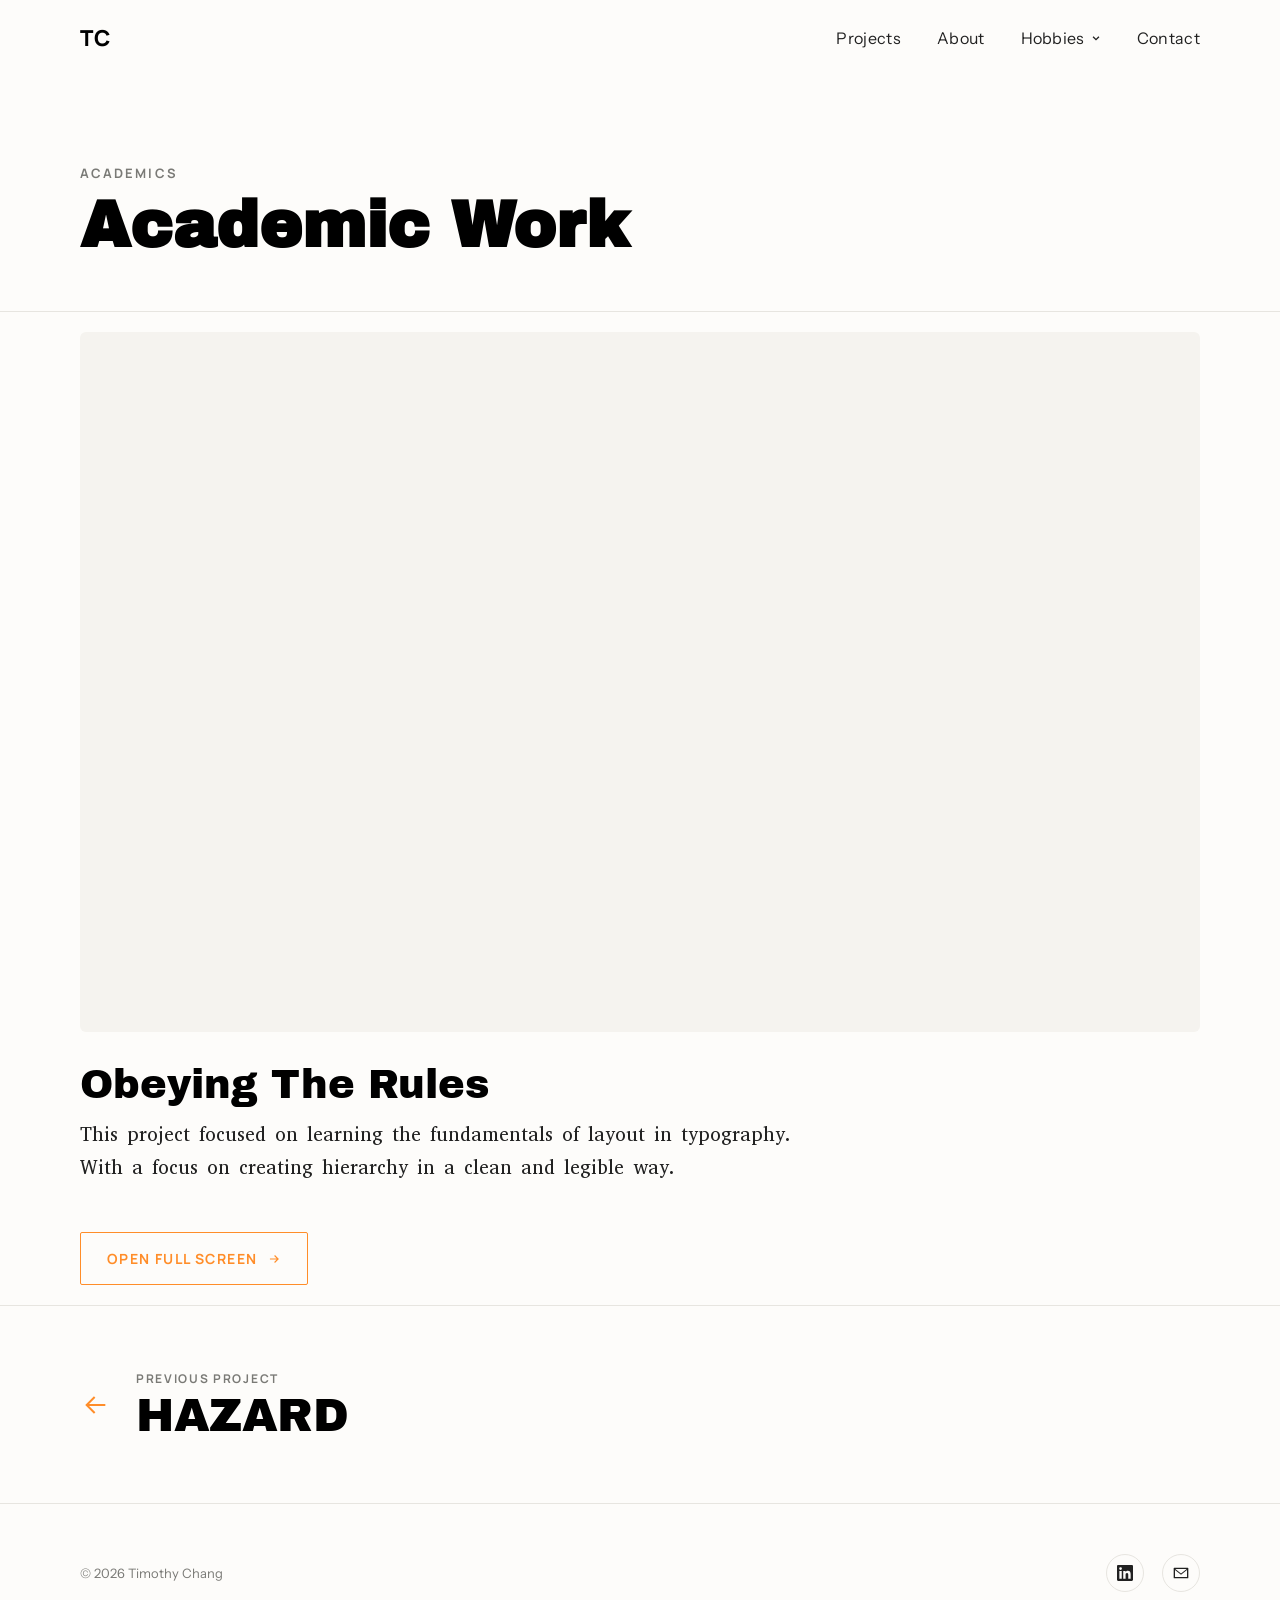
<file: academics.html>
<!doctype html>
<html lang="en">
<head>
<meta charset="UTF-8" />
<meta name="viewport" content="width=device-width, initial-scale=1" />
<title>Academics — Timothy Chang</title>
<meta name="description" content="Obeying the Rules: Fundamental Guidelines to Using Type — a typography booklet by Timothy Chang." />
<link rel="stylesheet" href="css/style.css" />
<style>
  .case-hero{padding-bottom:32px}
  .flipbook{position:relative;width:100%;aspect-ratio:16/10;border-radius:6px;overflow:hidden;background:var(--surface)}
  .flipbook iframe{position:absolute;inset:0;width:100%;height:100%;border:0}
  @media (max-width:640px){
    .flipbook{aspect-ratio:4/5}
  }
</style>
</head>
<body class="page-fade">

<nav class="nav">
  <div class="nav-inner">
    <a href="index.html" class="nav-logo">TC</a>
    <div class="nav-links">
      <a href="index.html#projects" class="nav-link" data-page="index.html" data-section="projects">Projects</a>
      <a href="about.html" class="nav-link" data-page="about.html">About</a>
      <div class="nav-item-dropdown">
        <button type="button" class="nav-dropdown-toggle" data-page-group="photography.html,gallery-sd.html,art.html" aria-haspopup="true" aria-expanded="false">
          Hobbies
          <svg class="nav-caret" viewBox="0 0 12 12" width="10" height="10" fill="none" stroke="currentColor" stroke-width="1.6"><path d="M2.5 4.5 6 8l3.5-3.5"/></svg>
        </button>
        <div class="nav-dropdown">
          <a href="photography.html" data-page="photography.html">Photography</a>
          <a href="art.html" data-page="art.html">Art</a>
        </div>
      </div>
      <a href="contact.html" class="nav-link" data-page="contact.html">Contact</a>
    </div>
    <button class="nav-burger" aria-label="Toggle menu"><span></span><span></span><span></span></button>
  </div>
</nav>

<header class="case-hero">
  <div class="wrap">
    <p class="case-eyebrow reveal">Academics</p>
    <h1 class="case-title reveal" style="font-size:clamp(34px,6vw,64px)">Academic Work</h1>
  </div>
</header>

<main>
  <section class="section-tight">
    <div class="wrap">
      <div class="flipbook reveal">
        <iframe
          src="https://online.fliphtml5.com/ysgtl/booklet-digital/"
          title="Obeying the Rules: Fundamental Guidelines to Using Type — digital booklet"
          allowfullscreen
          loading="lazy"
        ></iframe>
      </div>
      <h2 class="section-title reveal" style="font-family:var(--display);font-weight:400;margin-top:28px;margin-bottom:8px">Obeying The Rules</h2>
      <p class="lead reveal">This project focused on learning the fundamentals of layout in typography. With a focus on creating hierarchy in a clean and legible way.</p>
      <a href="https://online.fliphtml5.com/ysgtl/booklet-digital/" target="_blank" rel="noopener" class="btn btn-accent reveal">
        Open Full Screen
        <svg viewBox="0 0 24 24" fill="none" stroke="currentColor" stroke-width="2"><path d="M5 12h14M13 6l6 6-6 6"/></svg>
      </a>
    </div>
  </section>
</main>

<div class="next-project-band">
  <div class="wrap">
    <a href="hazard.html" class="next-project next-project-left">
      <svg class="next-project-arrow" viewBox="0 0 24 24" fill="none" stroke="currentColor" stroke-width="1.5"><path d="M19 12H5M11 6l-6 6 6 6"/></svg>
      <span class="next-project-text">
        <span class="next-project-label">Previous Project</span>
        <span class="next-project-name">Hazard</span>
      </span>
    </a>
  </div>
</div>

<footer>
  <div class="wrap footer-inner">
    <p class="footer-copy">&copy; 2026 Timothy Chang</p>
    <div class="footer-icons">
      <a href="https://www.linkedin.com/in/timothy-chang-924921252/" target="_blank" rel="noopener" aria-label="LinkedIn">
        <svg viewBox="0 0 24 24"><path d="M20.45 20.45h-3.56v-5.57c0-1.33-.03-3.04-1.85-3.04-1.86 0-2.14 1.45-2.14 2.94v5.67H9.35V9h3.41v1.56h.05c.48-.9 1.64-1.85 3.37-1.85 3.6 0 4.27 2.37 4.27 5.46v6.28zM5.34 7.43a2.06 2.06 0 1 1 0-4.12 2.06 2.06 0 0 1 0 4.12zM7.11 20.45H3.56V9h3.55v11.45zM22.22 0H1.77C.79 0 0 .77 0 1.73v20.54C0 23.23.79 24 1.77 24h20.45c.98 0 1.78-.77 1.78-1.73V1.73C24 .77 23.2 0 22.22 0z"/></svg>
      </a>
      <a href="mailto:timchaang@gmail.com" aria-label="Email">
        <svg viewBox="0 0 24 24"><path d="M2 4h20a1 1 0 0 1 1 1v14a1 1 0 0 1-1 1H2a1 1 0 0 1-1-1V5a1 1 0 0 1 1-1zm1.4 2 8.6 6.9L20.6 6H3.4zM3 7.4V18h18V7.4l-9 7.2-9-7.2z"/></svg>
      </a>
    </div>
  </div>
</footer>

<script src="js/main.js"></script>
</body>
</html>
</file>
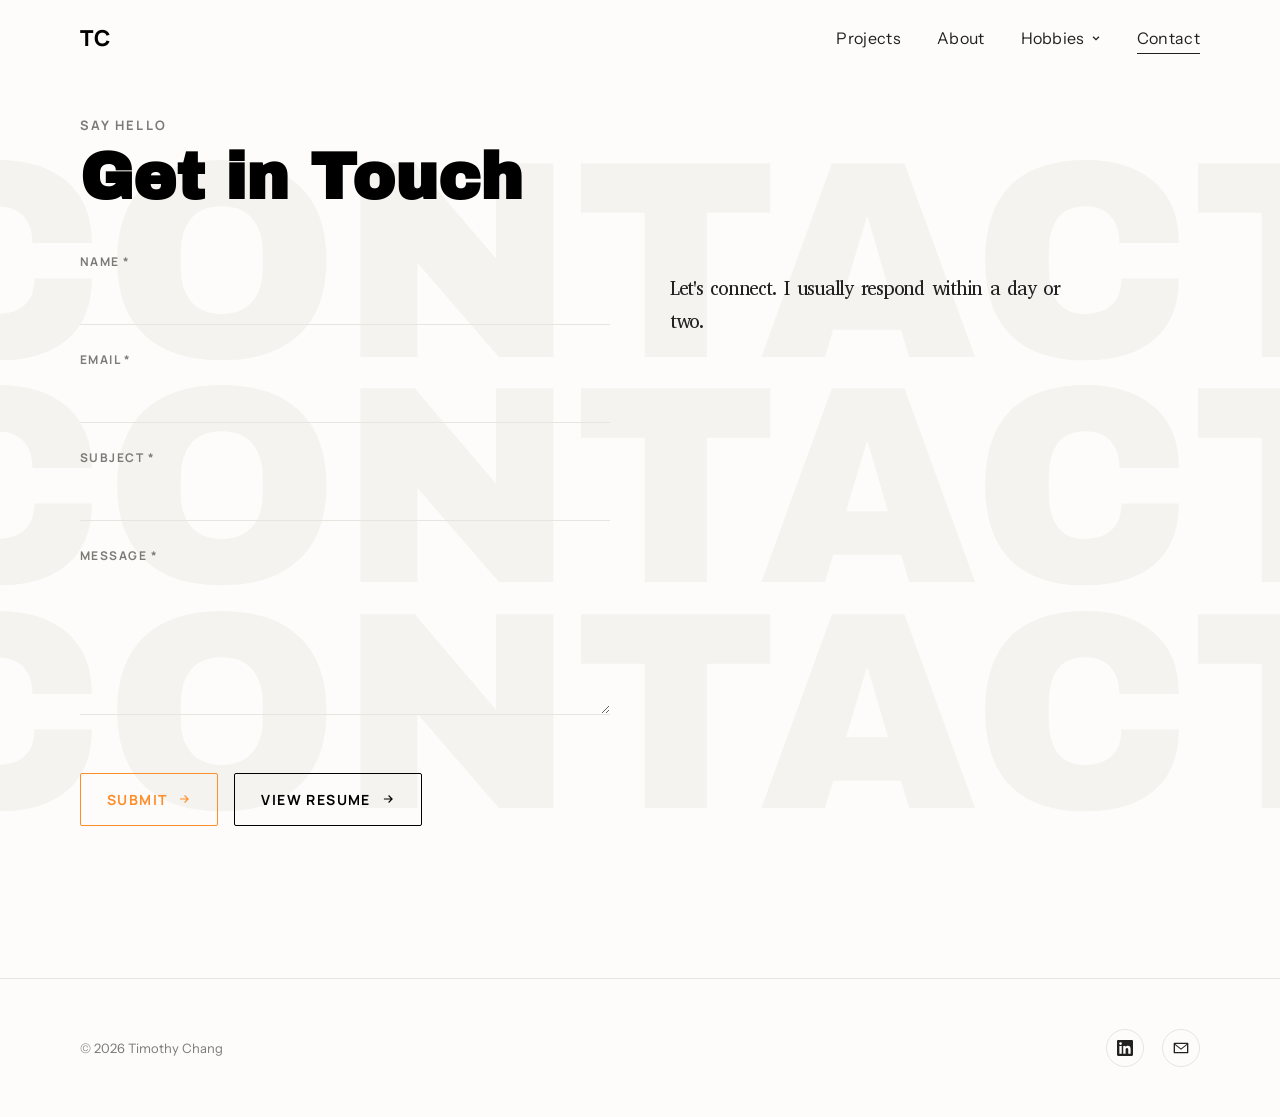
<file: contact.html>
<!doctype html>
<html lang="en">
<head>
<meta charset="UTF-8" />
<meta name="viewport" content="width=device-width, initial-scale=1" />
<title>Contact — Timothy Chang</title>
<meta name="description" content="Get in touch with Timothy Chang." />
<link rel="stylesheet" href="css/style.css" />
</head>
<body class="page-fade">

<nav class="nav">
  <div class="nav-inner">
    <a href="index.html" class="nav-logo">TC</a>
    <div class="nav-links">
      <a href="index.html#projects" class="nav-link" data-page="index.html" data-section="projects">Projects</a>
      <a href="about.html" class="nav-link" data-page="about.html">About</a>
      <div class="nav-item-dropdown">
        <button type="button" class="nav-dropdown-toggle" data-page-group="photography.html,gallery-sd.html,gallery-film.html,art.html" aria-haspopup="true" aria-expanded="false">
          Hobbies
          <svg class="nav-caret" viewBox="0 0 12 12" width="10" height="10" fill="none" stroke="currentColor" stroke-width="1.6"><path d="M2.5 4.5 6 8l3.5-3.5"/></svg>
        </button>
        <div class="nav-dropdown">
          <a href="photography.html" data-page="photography.html">Photography</a>
          <a href="art.html" data-page="art.html">Art</a>
        </div>
      </div>
      <a href="contact.html" class="nav-link active" data-page="contact.html">Contact</a>
    </div>
    <button class="nav-burger" aria-label="Toggle menu"><span></span><span></span><span></span></button>
  </div>
</nav>

<header class="contact-hero">
  <div class="contact-bg-letters" aria-hidden="true"></div>
  <div class="contact-bg-letters contact-bg-letters-glow" aria-hidden="true"></div>
  <div class="wrap contact-inner">
    <p class="case-eyebrow reveal">Say Hello</p>
    <h1 class="case-title reveal" style="font-size:clamp(34px,6vw,64px)">Get in Touch</h1>

    <div class="contact-grid">
      <form id="contact-form" class="reveal" novalidate>
        <div class="field">
          <label for="name">Name <span aria-hidden="true">*</span></label>
          <input type="text" id="name" name="name" required />
          <p class="field-error">Please enter your name.</p>
        </div>
        <div class="field">
          <label for="email">Email <span aria-hidden="true">*</span></label>
          <input type="email" id="email" name="email" required />
          <p class="field-error">Please enter a valid email address.</p>
        </div>
        <div class="field">
          <label for="subject">Subject <span aria-hidden="true">*</span></label>
          <input type="text" id="subject" name="subject" required />
          <p class="field-error">Please enter a subject.</p>
        </div>
        <div class="field">
          <label for="message">Message <span aria-hidden="true">*</span></label>
          <textarea id="message" name="message" rows="5" required></textarea>
          <p class="field-error">Please enter a message.</p>
        </div>
        <div class="form-actions">
          <button type="submit" class="btn btn-accent">
            Submit
            <svg viewBox="0 0 24 24" fill="none" stroke="currentColor" stroke-width="2"><path d="M5 12h14M13 6l6 6-6 6"/></svg>
          </button>
          <a href="https://drive.google.com/file/d/163rN9_kF5eBWDZHMXtuJeaHaZzYS9CJe/view?usp=sharing" target="_blank" rel="noopener" class="btn">
            View Resume
            <svg viewBox="0 0 24 24" fill="none" stroke="currentColor" stroke-width="2"><path d="M5 12h14M13 6l6 6-6 6"/></svg>
          </a>
        </div>
        <p class="form-status" role="status"></p>
      </form>

      <div class="contact-side reveal">
        <p class="contact-note">Let's connect. I usually respond within a day or two.</p>
      </div>
    </div>
  </div>
</header>

<footer>
  <div class="wrap footer-inner">
    <p class="footer-copy">&copy; 2026 Timothy Chang</p>
    <div class="footer-icons">
      <a href="https://www.linkedin.com/in/timothy-chang-924921252/" target="_blank" rel="noopener" aria-label="LinkedIn">
        <svg viewBox="0 0 24 24"><path d="M20.45 20.45h-3.56v-5.57c0-1.33-.03-3.04-1.85-3.04-1.86 0-2.14 1.45-2.14 2.94v5.67H9.35V9h3.41v1.56h.05c.48-.9 1.64-1.85 3.37-1.85 3.6 0 4.27 2.37 4.27 5.46v6.28zM5.34 7.43a2.06 2.06 0 1 1 0-4.12 2.06 2.06 0 0 1 0 4.12zM7.11 20.45H3.56V9h3.55v11.45zM22.22 0H1.77C.79 0 0 .77 0 1.73v20.54C0 23.23.79 24 1.77 24h20.45c.98 0 1.78-.77 1.78-1.73V1.73C24 .77 23.2 0 22.22 0z"/></svg>
      </a>
      <a href="mailto:timchaang@gmail.com" aria-label="Email">
        <svg viewBox="0 0 24 24"><path d="M2 4h20a1 1 0 0 1 1 1v14a1 1 0 0 1-1 1H2a1 1 0 0 1-1-1V5a1 1 0 0 1 1-1zm1.4 2 8.6 6.9L20.6 6H3.4zM3 7.4V18h18V7.4l-9 7.2-9-7.2z"/></svg>
      </a>
    </div>
  </div>
</footer>

<script src="js/main.js"></script>
</body>
</html>
</file>
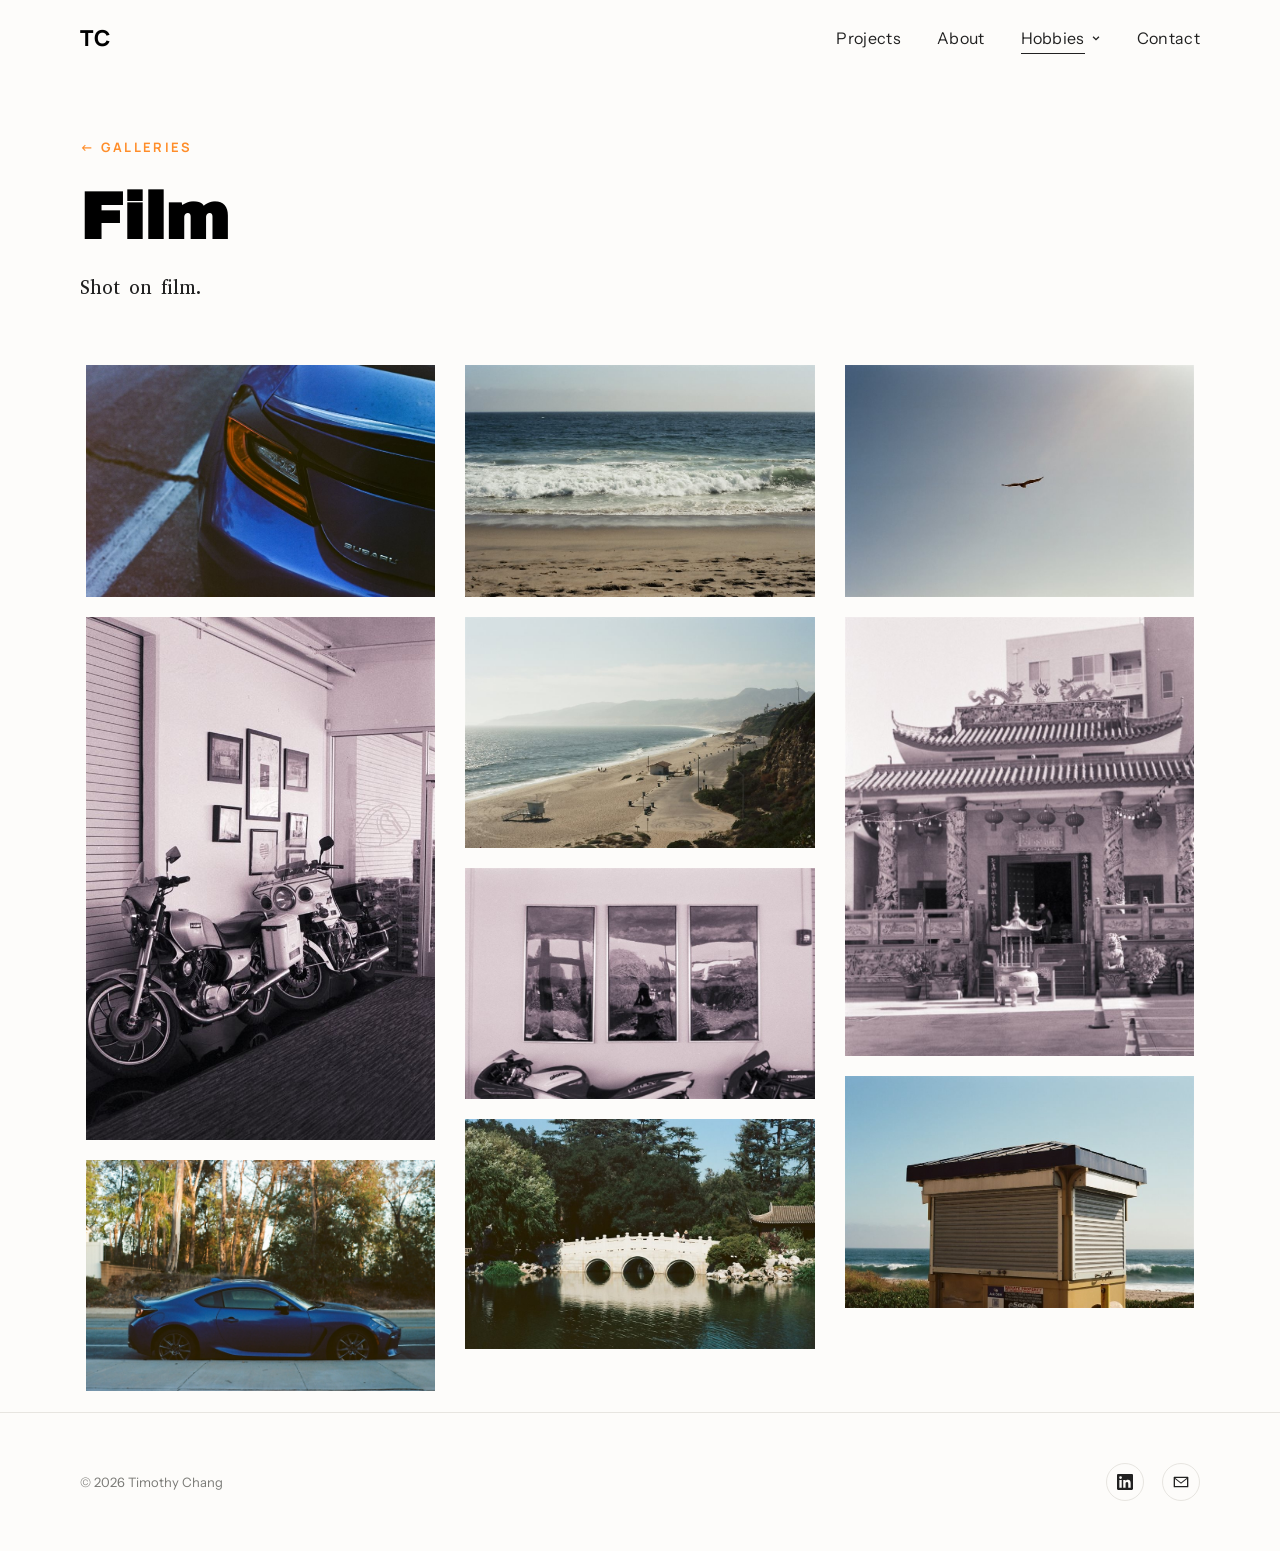
<file: gallery-film.html>
<!doctype html>
<html lang="en">
<head>
<meta charset="UTF-8" />
<meta name="viewport" content="width=device-width, initial-scale=1" />
<title>Film — Timothy Chang Photography</title>
<meta name="description" content="Film photography by Timothy Chang." />
<link rel="stylesheet" href="css/style.css" />
</head>
<body class="page-fade">

<nav class="nav">
  <div class="nav-inner">
    <a href="index.html" class="nav-logo">TC</a>
    <div class="nav-links">
      <a href="index.html#projects" class="nav-link" data-page="index.html" data-section="projects">Projects</a>
      <a href="about.html" class="nav-link" data-page="about.html">About</a>
      <div class="nav-item-dropdown">
        <button type="button" class="nav-dropdown-toggle" data-page-group="photography.html,gallery-sd.html,gallery-film.html,art.html" aria-haspopup="true" aria-expanded="false">
          Hobbies
          <svg class="nav-caret" viewBox="0 0 12 12" width="10" height="10" fill="none" stroke="currentColor" stroke-width="1.6"><path d="M2.5 4.5 6 8l3.5-3.5"/></svg>
        </button>
        <div class="nav-dropdown">
          <a href="photography.html" data-page="photography.html">Photography</a>
          <a href="art.html" data-page="art.html">Art</a>
        </div>
      </div>
      <a href="contact.html" class="nav-link" data-page="contact.html">Contact</a>
    </div>
    <button class="nav-burger" aria-label="Toggle menu"><span></span><span></span><span></span></button>
  </div>
</nav>

<header class="gallery-hero">
  <div class="wrap">
    <a href="photography.html" class="eyebrow reveal" style="display:inline-block">&larr; Galleries</a>
    <h1 class="case-title reveal" style="font-size:clamp(34px,6vw,64px);margin-top:14px">Film</h1>
    <p class="lead reveal">Shot on film.</p>
  </div>
</header>

<main>
  <section class="section-tight">
    <div class="wrap">
      <div class="masonry reveal-stagger" id="film-gallery"></div>
    </div>
  </section>
</main>

<footer>
  <div class="wrap footer-inner">
    <p class="footer-copy">&copy; 2026 Timothy Chang</p>
    <div class="footer-icons">
      <a href="https://www.linkedin.com/in/timothy-chang-924921252/" target="_blank" rel="noopener" aria-label="LinkedIn">
        <svg viewBox="0 0 24 24"><path d="M20.45 20.45h-3.56v-5.57c0-1.33-.03-3.04-1.85-3.04-1.86 0-2.14 1.45-2.14 2.94v5.67H9.35V9h3.41v1.56h.05c.48-.9 1.64-1.85 3.37-1.85 3.6 0 4.27 2.37 4.27 5.46v6.28zM5.34 7.43a2.06 2.06 0 1 1 0-4.12 2.06 2.06 0 0 1 0 4.12zM7.11 20.45H3.56V9h3.55v11.45zM22.22 0H1.77C.79 0 0 .77 0 1.73v20.54C0 23.23.79 24 1.77 24h20.45c.98 0 1.78-.77 1.78-1.73V1.73C24 .77 23.2 0 22.22 0z"/></svg>
      </a>
      <a href="mailto:timchaang@gmail.com" aria-label="Email">
        <svg viewBox="0 0 24 24"><path d="M2 4h20a1 1 0 0 1 1 1v14a1 1 0 0 1-1 1H2a1 1 0 0 1-1-1V5a1 1 0 0 1 1-1zm1.4 2 8.6 6.9L20.6 6H3.4zM3 7.4V18h18V7.4l-9 7.2-9-7.2z"/></svg>
      </a>
    </div>
  </div>
</footer>

<script src="js/main.js"></script>
<script>
  var photos = [
    "ektar100",
    "tsp_fab_roll-2_63",
    "ektar100-2",
    "landscape",
    "ektar100-6",
    "tsp_fab_roll-2_65",
    "000722580009",
    "ektar100-9",
    "tsp_fab_roll-2_72",
    "tower"
  ];
  var grid = document.getElementById("film-gallery");
  photos.forEach(function (name) {
    var btn = document.createElement("button");
    btn.type = "button";
    btn.setAttribute("data-lightbox", "images/film/web/" + name + ".jpg");
    var img = document.createElement("img");
    img.loading = "lazy";
    img.alt = "Film photograph";
    img.src = "images/film/thumb/" + name + ".jpg";
    btn.appendChild(img);
    grid.appendChild(btn);
  });
</script>
</body>
</html>
</file>
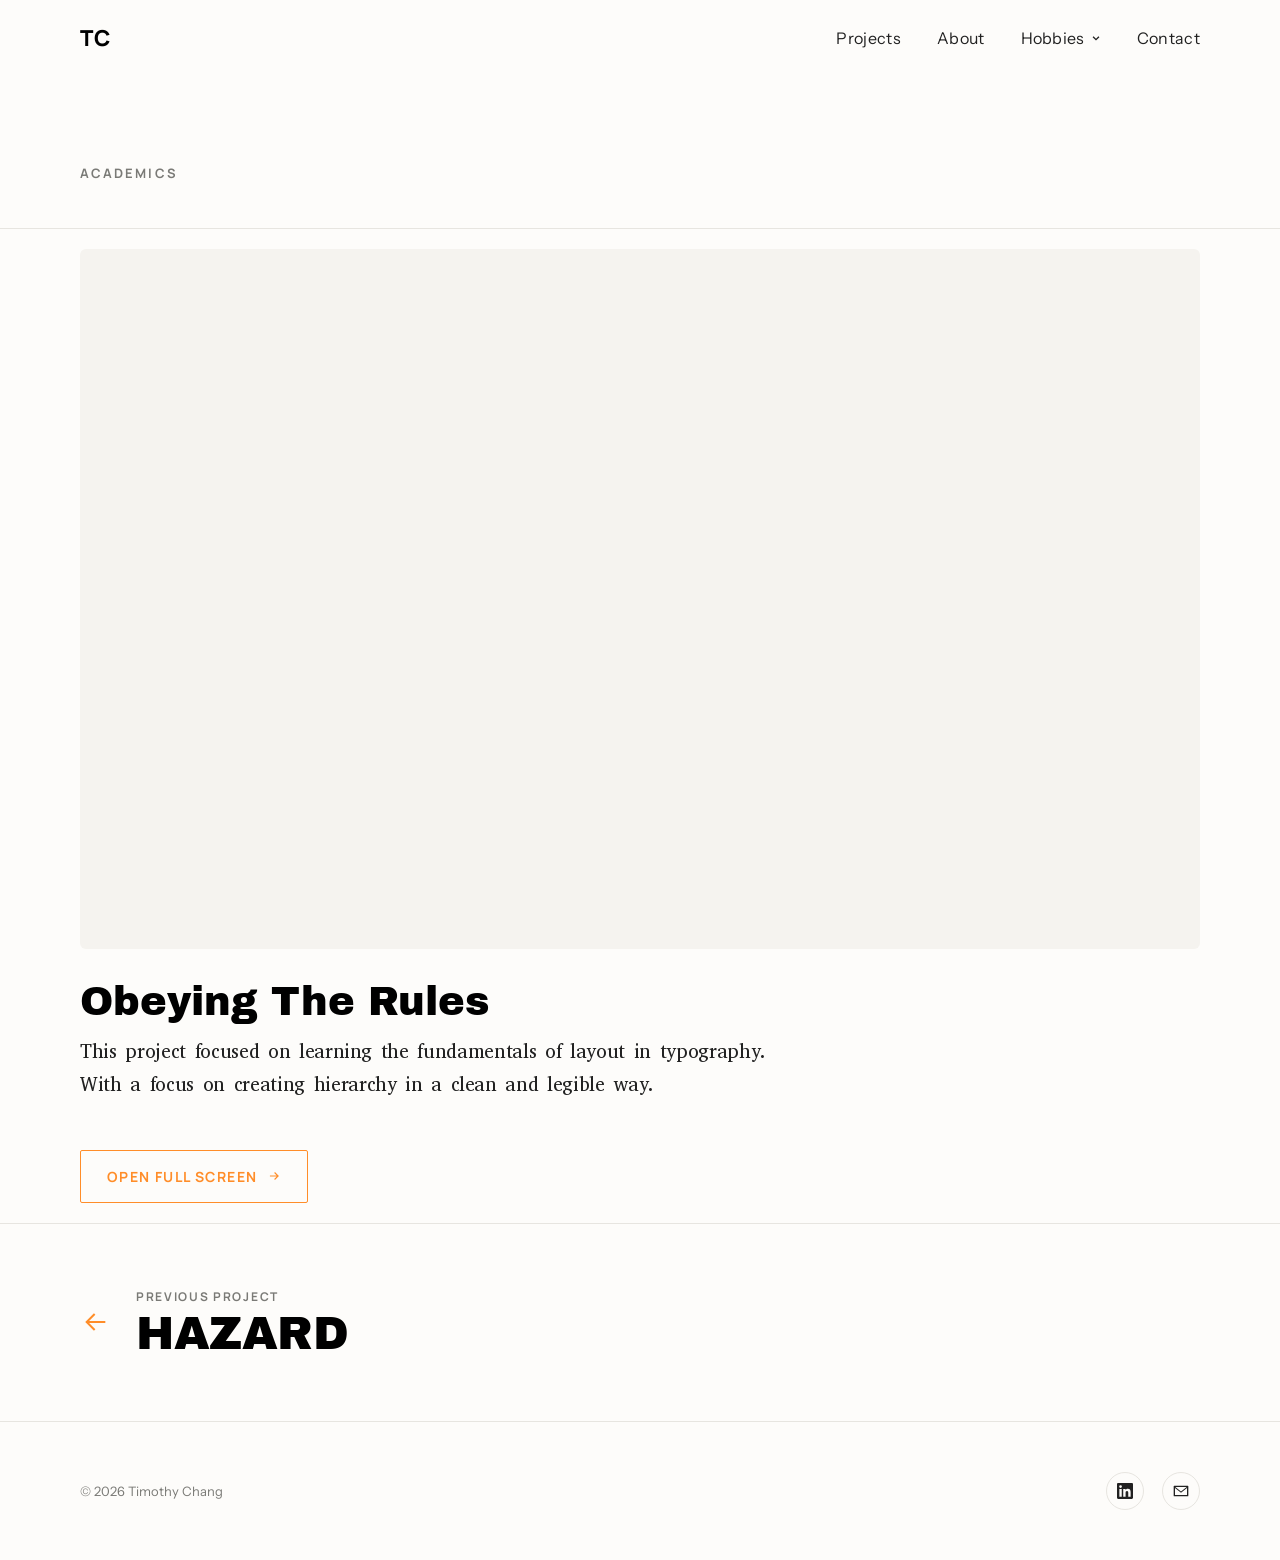
<file: typographybooklet.html>
<!doctype html>
<html lang="en">
<head>
<meta charset="UTF-8" />
<meta name="viewport" content="width=device-width, initial-scale=1" />
<title>Academics — Timothy Chang</title>
<meta name="description" content="Obeying the Rules: Fundamental Guidelines to Using Type — a typography booklet by Timothy Chang." />
<link rel="stylesheet" href="css/style.css" />
<style>
  .case-hero{padding-bottom:32px}
  .flipbook{position:relative;width:100%;aspect-ratio:16/10;border-radius:6px;overflow:hidden;background:var(--surface)}
  .flipbook iframe{position:absolute;inset:0;width:100%;height:100%;border:0}
  /* extra height on phones so the FlipHTML5 ad sits below the booklet instead of over it */
  @media (max-width:640px){
    .flipbook{aspect-ratio:1/1}
  }
</style>
</head>
<body class="page-fade">

<nav class="nav">
  <div class="nav-inner">
    <a href="index.html" class="nav-logo">TC</a>
    <div class="nav-links">
      <a href="index.html#projects" class="nav-link" data-page="index.html" data-section="projects">Projects</a>
      <a href="about.html" class="nav-link" data-page="about.html">About</a>
      <div class="nav-item-dropdown">
        <button type="button" class="nav-dropdown-toggle" data-page-group="photography.html,gallery-sd.html,gallery-film.html,art.html" aria-haspopup="true" aria-expanded="false">
          Hobbies
          <svg class="nav-caret" viewBox="0 0 12 12" width="10" height="10" fill="none" stroke="currentColor" stroke-width="1.6"><path d="M2.5 4.5 6 8l3.5-3.5"/></svg>
        </button>
        <div class="nav-dropdown">
          <a href="photography.html" data-page="photography.html">Photography</a>
          <a href="art.html" data-page="art.html">Art</a>
        </div>
      </div>
      <a href="contact.html" class="nav-link" data-page="contact.html">Contact</a>
    </div>
    <button class="nav-burger" aria-label="Toggle menu"><span></span><span></span><span></span></button>
  </div>
</nav>

<header class="case-hero">
  <div class="wrap">
    <p class="case-eyebrow reveal">Academics</p>
  </div>
</header>

<main>
  <section class="section-tight">
    <div class="wrap">
      <div class="flipbook reveal">
        <iframe
          src="https://online.fliphtml5.com/ysgtl/booklet-digital/"
          title="Obeying the Rules: Fundamental Guidelines to Using Type — digital booklet"
          allowfullscreen
          loading="lazy"
        ></iframe>
      </div>
      <h2 class="section-title reveal" style="font-family:var(--display);font-weight:400;margin-top:28px;margin-bottom:8px">Obeying The Rules</h2>
      <p class="lead reveal" style="max-width:690px">This project focused on learning the fundamentals of layout in typography. With a focus on creating hierarchy in a clean and legible way.</p>
      <a href="https://online.fliphtml5.com/ysgtl/booklet-digital/" target="_blank" rel="noopener" class="btn btn-accent reveal">
        Open Full Screen
        <svg viewBox="0 0 24 24" fill="none" stroke="currentColor" stroke-width="2"><path d="M5 12h14M13 6l6 6-6 6"/></svg>
      </a>
    </div>
  </section>
</main>

<div class="next-project-band">
  <div class="wrap">
    <a href="hazard.html" class="next-project next-project-left">
      <svg class="next-project-arrow" viewBox="0 0 24 24" fill="none" stroke="currentColor" stroke-width="1.5"><path d="M19 12H5M11 6l-6 6 6 6"/></svg>
      <span class="next-project-text">
        <span class="next-project-label">Previous Project</span>
        <span class="next-project-name">Hazard</span>
      </span>
    </a>
  </div>
</div>

<footer>
  <div class="wrap footer-inner">
    <p class="footer-copy">&copy; 2026 Timothy Chang</p>
    <div class="footer-icons">
      <a href="https://www.linkedin.com/in/timothy-chang-924921252/" target="_blank" rel="noopener" aria-label="LinkedIn">
        <svg viewBox="0 0 24 24"><path d="M20.45 20.45h-3.56v-5.57c0-1.33-.03-3.04-1.85-3.04-1.86 0-2.14 1.45-2.14 2.94v5.67H9.35V9h3.41v1.56h.05c.48-.9 1.64-1.85 3.37-1.85 3.6 0 4.27 2.37 4.27 5.46v6.28zM5.34 7.43a2.06 2.06 0 1 1 0-4.12 2.06 2.06 0 0 1 0 4.12zM7.11 20.45H3.56V9h3.55v11.45zM22.22 0H1.77C.79 0 0 .77 0 1.73v20.54C0 23.23.79 24 1.77 24h20.45c.98 0 1.78-.77 1.78-1.73V1.73C24 .77 23.2 0 22.22 0z"/></svg>
      </a>
      <a href="mailto:timchaang@gmail.com" aria-label="Email">
        <svg viewBox="0 0 24 24"><path d="M2 4h20a1 1 0 0 1 1 1v14a1 1 0 0 1-1 1H2a1 1 0 0 1-1-1V5a1 1 0 0 1 1-1zm1.4 2 8.6 6.9L20.6 6H3.4zM3 7.4V18h18V7.4l-9 7.2-9-7.2z"/></svg>
      </a>
    </div>
  </div>
</footer>

<script src="js/main.js"></script>
</body>
</html>
</file>
<file: css/style.css>
/* ---------- Fonts ---------- */
@import url('https://fonts.googleapis.com/css2?family=Abyssinica+SIL&family=Archivo+Black&family=Instrument+Sans:wght@400;500;600;700&family=Manrope:wght@400;500;700;800&display=swap');

/* ---------- Tokens ---------- */
:root{
  --bg:#fdfcfa;
  --ink:#212121;
  --ink-strong:#000000;
  --muted:#7a7a76;
  --line:#e7e5e0;
  --surface:#f5f3ef;
  --accent:#ff8d29;

  --mc-orange:#FBB040;
  --mc-navy:#0D142D;
  --mc-lavender:#CBBACC;

  --hz-crimson:#DE2E27;
  --hz-darkred:#6D0300;
  --hz-grey:#A7B8C1;
  --hz-dark:#2C2D31;

  --serif:'Abyssinica SIL', Georgia, serif;
  --sans:'Instrument Sans', -apple-system, sans-serif;
  --display:'Archivo Black', 'Instrument Sans', sans-serif;
  --bold-sans:'Manrope', 'Instrument Sans', sans-serif;

  --maxw:1200px;
  --nav-h:76px;
}

*,*::before,*::after{box-sizing:border-box}
html{scroll-behavior:smooth}
body{
  margin:0;
  background:var(--bg);
  color:var(--ink);
  font-family:var(--sans);
  -webkit-font-smoothing:antialiased;
  overflow-x:hidden;
}
img{max-width:100%;display:block}
a{color:inherit;text-decoration:none}
ul{margin:0;padding:0;list-style:none}
button{font:inherit;cursor:pointer;border:none;background:none;color:inherit}
.wrap{max-width:var(--maxw);margin:0 auto;padding:0 40px}
.only-mobile{display:none}

/* home page gets a slightly wider container so headings/paragraphs and the
   projects/about grids have more room and wrap less awkwardly */
body.home{--maxw:1320px}

/* ---------- Nav ---------- */
.nav{
  position:fixed;top:0;left:0;right:0;z-index:100;
  height:var(--nav-h);
  display:flex;align-items:center;
  background:rgba(253,252,250,0);
  border-bottom:1px solid transparent;
  transition:background .35s ease, border-color .35s ease, height .35s ease;
}
/* landing page: header stays hidden over the hero, revealed once the user
   scrolls down to the Selected Work section */
body.home .nav{opacity:0;pointer-events:none;transition:opacity .4s ease}
body.home .nav.scrolled{opacity:1;pointer-events:auto}
.nav.scrolled{
  background:rgba(253,252,250,.82);
  backdrop-filter:blur(14px) saturate(140%);
  -webkit-backdrop-filter:blur(14px) saturate(140%);
  border-bottom:1px solid var(--line);
  height:64px;
}
.nav.on-dark:not(.scrolled) .nav-logo,
.nav.on-dark:not(.scrolled) .nav-link,
.nav.on-dark:not(.scrolled) .nav-dropdown-toggle{color:#fff}
.nav-inner{
  width:100%;max-width:var(--maxw);margin:0 auto;padding:0 40px;
  display:flex;align-items:center;justify-content:space-between;
}
.nav-logo{
  font-family:var(--bold-sans);font-weight:800;font-size:22px;letter-spacing:.5px;
  color:var(--ink-strong);transition:color .3s ease;
}
.nav-links{display:flex;align-items:center;gap:36px}
.nav-link{
  font-family:var(--sans);font-size:16px;letter-spacing:.02em;color:var(--ink);
  position:relative;padding:4px 0;transition:color .3s ease,opacity .3s ease;
}
.nav-link::after{
  content:"";position:absolute;left:0;bottom:-2px;width:0;height:1px;background:currentColor;
  transition:width .3s ease;
}
.nav-link:hover::after{width:100%}
.nav-link.active::after{width:100%}
.nav-burger{display:none;flex-direction:column;gap:5px;padding:8px;z-index:110}
.nav-burger span{width:24px;height:2px;background:var(--ink-strong);transition:.3s}
.nav.on-dark:not(.scrolled) .nav-burger span{background:#fff}

/* dropdown: hobbies > photography */
.nav-item-dropdown{position:relative}
.nav-dropdown-toggle{
  position:relative;display:inline-flex;align-items:center;gap:6px;
  font-family:var(--sans);font-size:16px;letter-spacing:.02em;color:var(--ink);
  background:none;border:none;padding:4px 0;cursor:pointer;
  transition:color .3s ease;
}
.nav-caret{transition:transform .3s ease;flex-shrink:0}
.nav-item-dropdown.open .nav-caret{transform:rotate(180deg)}
.nav-dropdown-toggle::after{
  content:"";position:absolute;left:0;bottom:-2px;width:0;height:1px;background:currentColor;
  transition:width .3s ease;
}
.nav-item-dropdown:hover .nav-dropdown-toggle::after,
.nav-dropdown-toggle.active::after{width:calc(100% - 16px)}
.nav-dropdown{
  position:absolute;top:calc(100% + 16px);left:50%;transform:translateX(-50%) translateY(6px);
  background:#fff;border:1px solid var(--line);border-radius:10px;
  padding:6px;min-width:170px;box-shadow:0 16px 40px rgba(0,0,0,.1);
  opacity:0;pointer-events:none;transition:opacity .25s ease,transform .25s ease;
  z-index:50;
}
.nav-item-dropdown.open .nav-dropdown{opacity:1;pointer-events:auto;transform:translateX(-50%) translateY(0)}
.nav-dropdown a{
  display:block;padding:10px 14px;border-radius:6px;
  font-family:var(--sans);font-size:14px;color:var(--ink);white-space:nowrap;
  transition:background .2s ease,color .2s ease;
}
.nav-dropdown a:hover,
.nav-dropdown a.active{background:var(--surface);color:var(--ink-strong)}

/* ---------- Hero ---------- */
.hero{
  position:sticky;top:0;z-index:0;
  height:100svh;min-height:560px;width:100%;overflow:hidden;
  display:flex;align-items:center;justify-content:center;
}
.hero-bg-layer{position:absolute;inset:0;}
.hero-img{
  position:absolute;inset:0;width:100%;height:100%;object-fit:cover;
  transform:scale(1.06);animation:heroZoom 18s ease-out forwards;
}
@keyframes heroZoom{to{transform:scale(1)}}
.hero::after{
  content:"";position:absolute;inset:0;
  background:linear-gradient(180deg,rgba(0,0,0,.4) 0%,rgba(0,0,0,.15) 35%,rgba(0,0,0,.15) 65%,rgba(0,0,0,.4) 100%);
}
.hero-text-layer{position:relative;z-index:2;width:100%;}
.hero-content{
  width:100%;padding:0 40px;
  max-width:var(--maxw);margin:0 auto;
  text-align:center;
  display:flex;flex-direction:column;align-items:center;
  opacity:0;transform:translateY(24px);
  animation:heroIn 1.1s cubic-bezier(.22,1,.36,1) .3s forwards;
}
@keyframes heroIn{to{opacity:1;transform:translateY(0)}}
.hero-title{
  font-family:var(--display);font-weight:400;color:#fff;
  font-size:clamp(48px,9vw,130px);line-height:.92;letter-spacing:-.02em;margin:0;
}
.hero-sub{
  font-family:var(--serif);color:#fff;margin:14px 0 0;
  font-size:clamp(16px,2vw,26px);letter-spacing:.28em;text-transform:uppercase;
}
.scroll-cue{
  position:absolute;left:50%;bottom:32px;transform:translateX(-50%);z-index:2;
  display:flex;flex-direction:column;align-items:center;gap:10px;
  color:var(--accent);font-family:var(--bold-sans);font-weight:700;
  font-size:13px;letter-spacing:.15em;text-transform:uppercase;
  opacity:0;animation:fadeIn 1s ease .9s forwards;
}
.scroll-cue .chevron{width:12px;height:12px;border-right:2px solid var(--accent);border-bottom:2px solid var(--accent);
  transform:rotate(45deg);animation:bob 1.8s ease-in-out infinite;}
@keyframes bob{0%,100%{transform:translateY(0) rotate(45deg)}50%{transform:translateY(6px) rotate(45deg)}}
@keyframes fadeIn{to{opacity:1}}

/* ---------- Reveal on scroll ---------- */
.reveal{opacity:0;transform:translateY(28px);transition:opacity .8s cubic-bezier(.22,1,.36,1),transform .8s cubic-bezier(.22,1,.36,1)}
.reveal.in-view{opacity:1;transform:translateY(0)}
.reveal-stagger > *{opacity:0;transform:translateY(20px);transition:opacity .7s ease,transform .7s ease}
.reveal-stagger.in-view > *{opacity:1;transform:translateY(0)}
.reveal-stagger.in-view > *:nth-child(1){transition-delay:.05s}
.reveal-stagger.in-view > *:nth-child(2){transition-delay:.12s}
.reveal-stagger.in-view > *:nth-child(3){transition-delay:.19s}
.reveal-stagger.in-view > *:nth-child(4){transition-delay:.26s}
.reveal-stagger.in-view > *:nth-child(5){transition-delay:.33s}
.reveal-stagger.in-view > *:nth-child(6){transition-delay:.4s}
.reveal-stagger.in-view > *:nth-child(7){transition-delay:.47s}

/* ---------- Sections ---------- */
section{padding:60px 0}
.section-tight{padding:20px 0}
.eyebrow{
  font-family:var(--bold-sans);font-weight:700;font-size:13px;letter-spacing:.18em;
  text-transform:uppercase;color:var(--accent);margin:0 0 18px;
}
h2.section-title{
  font-family:var(--serif);font-weight:400;font-size:clamp(26px,3.4vw,40px);
  line-height:1.25;color:var(--ink-strong);margin:0 0 22px;max-width:820px;
}
.lead{
  font-family:var(--serif);font-size:19px;line-height:1.75;color:var(--ink);
  max-width:760px;margin:0 0 20px;text-wrap:pretty;
}
.lead:last-child{margin-bottom:0}

/* ---------- Home: Projects ---------- */
.projects{padding-top:60px}
.projects + .projects{padding-top:0}
body.home main,
body.home footer{position:relative;z-index:1;background:var(--bg)}
.projects-grid{display:grid;grid-template-columns:1fr 1fr;gap:28px}
.project-card{
  position:relative;aspect-ratio:4/3;border-radius:6px;overflow:hidden;
  background:var(--surface);display:block;
}
.project-card img,
.project-card video{
  width:100%;height:100%;object-fit:cover;
  transition:transform .8s cubic-bezier(.22,1,.36,1),filter .5s ease;
}
.project-card-contain{background:#fff}
.project-card-contain img{object-fit:contain;padding:8%;box-sizing:border-box}
.project-card:hover img,
.project-card:hover video{transform:scale(1.06);filter:brightness(.82)}
.project-card-caption{
  position:absolute;left:0;right:0;bottom:0;padding:26px 28px;
  background:linear-gradient(0deg,rgba(0,0,0,.62),rgba(0,0,0,0) 75%);
  color:#fff;transform:translateY(10px);opacity:.92;transition:transform .5s ease;
}
.project-card:hover .project-card-caption{transform:translateY(0)}
.project-card-caption .name{font-family:var(--bold-sans);font-weight:800;font-size:22px;letter-spacing:.01em}
.project-card-caption .kind{font-family:var(--sans);font-size:13px;letter-spacing:.08em;text-transform:uppercase;opacity:.85;margin-top:4px}


/* ---------- About ---------- */
.about-grid{display:grid;grid-template-columns:.85fr 1.15fr;gap:72px;align-items:center}
.about-photo{border-radius:6px;overflow:hidden;aspect-ratio:3/4.4}
.about-photo img{width:100%;height:100%;object-fit:cover}
.about-hi{font-family:var(--serif);font-size:19px;color:var(--accent);margin:0 0 8px}
.btn{
  display:inline-flex;align-items:center;gap:10px;
  font-family:var(--bold-sans);font-weight:700;font-size:14px;letter-spacing:.1em;text-transform:uppercase;
  color:var(--ink-strong);padding:16px 26px;border:1px solid var(--ink-strong);border-radius:2px;
  margin-top:28px;transition:background .3s ease,color .3s ease,border-color .3s ease;
}
.btn:hover{background:var(--ink-strong);color:#fff}
.btn.btn-accent{border-color:var(--accent);color:var(--accent)}
.btn.btn-accent:hover{background:var(--accent);color:#fff}
.btn svg{width:14px;height:14px;transition:transform .3s ease}
.btn:hover svg{transform:translateX(3px)}
.about-note{margin-top:14px;font-family:var(--sans);font-size:12px;color:var(--muted)}

/* ---------- Next project ---------- */
.next-project-band{border-top:1px solid var(--line)}
.next-project{
  display:flex;align-items:center;gap:24px;padding:64px 0;
}
.next-project-right{justify-content:flex-end;text-align:right}
.next-project-left{justify-content:flex-start;text-align:left}
.next-project-text{display:flex;flex-direction:column;gap:6px}
.next-project-label{
  font-family:var(--bold-sans);font-weight:700;font-size:12px;letter-spacing:.14em;
  text-transform:uppercase;color:var(--muted);
}
.next-project-name{
  font-family:var(--display);font-size:clamp(28px,4.5vw,46px);line-height:1;
  text-transform:uppercase;letter-spacing:-.01em;
  color:var(--ink-strong);transition:color .3s ease;
}
.next-project-arrow{
  width:32px;height:32px;flex-shrink:0;color:var(--case-accent, var(--accent));
  transition:transform .35s cubic-bezier(.22,1,.36,1);
}
.next-project:hover .next-project-name{color:var(--case-accent, var(--accent))}
.next-project-right:hover .next-project-arrow{transform:translateX(10px)}
.next-project-left:hover .next-project-arrow{transform:translateX(-10px)}
.next-project-both{display:flex;align-items:center;justify-content:space-between;gap:8px 32px;flex-wrap:wrap}
@media (max-width:640px){
  .next-project-both .next-project{padding:32px 0}
  .next-project-both .next-project-right{margin-left:auto}
}

/* ---------- Footer ---------- */
footer{border-top:1px solid var(--line);padding:48px 0}
.footer-inner{display:flex;align-items:center;justify-content:space-between;gap:20px;flex-wrap:wrap}
.footer-copy{font-size:13px;color:var(--muted);font-family:var(--sans)}
.footer-icons{display:flex;gap:18px}
.footer-icons a{
  width:38px;height:38px;border-radius:50%;border:1px solid var(--line);
  display:flex;align-items:center;justify-content:center;transition:background .3s ease,border-color .3s ease,transform .3s ease;
}
.footer-icons a:hover{background:var(--ink-strong);border-color:var(--ink-strong);transform:translateY(-2px)}
.footer-icons svg{width:16px;height:16px;fill:var(--ink)}
.footer-icons a:hover svg{fill:#fff}

/* ---------- Case study pages ---------- */
.case-hero{
  padding:calc(var(--nav-h) + 88px) 0 60px;
  border-bottom:1px solid var(--line);
}
.case-eyebrow{font-family:var(--bold-sans);font-weight:700;font-size:13px;letter-spacing:.16em;text-transform:uppercase;color:var(--muted);margin:0 0 14px}
.case-title{font-family:var(--display);font-size:clamp(40px,7vw,88px);line-height:.95;margin:0 0 22px;color:var(--ink-strong)}
.case-banner{margin-top:52px;border-radius:6px;overflow:hidden;background:var(--surface)}
.case-banner img{width:100%;display:block}

/* wordmark used as a header lockup rather than a full-bleed banner photo */
.case-banner.wordmark{max-width:420px;margin-top:20px;background:none;border-radius:0}

.case-video{border-radius:6px;overflow:hidden;box-shadow:0 1px 3px rgba(0,0,0,.08);aspect-ratio:4/3}
.case-video video{width:100%;height:100%;display:block;object-fit:cover}

.case-section{padding:48px 0;border-bottom:1px solid var(--line)}
.case-section:last-of-type{border-bottom:none}
.case-section .eyebrow{color:var(--case-accent, var(--accent))}

/* palette */
.palette{display:flex;flex-wrap:wrap;gap:16px;margin-top:36px}
.swatch{
  width:150px;height:120px;border-radius:6px;overflow:hidden;border:1px solid var(--line);
  cursor:pointer;transition:transform .3s ease,box-shadow .3s ease;position:relative;display:block;
}
.swatch:hover{transform:translateY(-4px);box-shadow:0 14px 30px rgba(0,0,0,.08)}
.swatch-hex{
  position:absolute;left:0;right:0;bottom:0;z-index:1;
  padding:10px 12px;font-family:'Manrope',monospace;font-size:13px;letter-spacing:.02em;
  color:#fff;text-align:left;
}
.swatch-copied::after{
  content:"Copied!";position:absolute;inset:0;z-index:2;display:flex;align-items:center;justify-content:center;
  background:rgba(0,0,0,.72);color:#fff;font-family:var(--bold-sans);font-size:12px;letter-spacing:.08em;
  text-transform:uppercase;opacity:0;animation:copyFlash 1s ease forwards;
}
@keyframes copyFlash{0%{opacity:0}15%{opacity:1}85%{opacity:1}100%{opacity:0}}

/* typography specimen */
.type-specimen{margin-top:40px;border-top:1px solid var(--line)}
.type-row{
  display:flex;align-items:baseline;justify-content:space-between;gap:24px;
  padding:22px 0;border-bottom:1px solid var(--line);
}
.type-row .label{font-family:var(--sans);font-size:13px;letter-spacing:.1em;text-transform:uppercase;color:var(--muted);width:110px;flex-shrink:0}
.type-row .sample{font-family:'avenir-next-lt-pro',var(--bold-sans);font-size:clamp(22px,3.6vw,40px)}
.w-heavy{font-weight:900}
.w-bold{font-weight:800}
.w-medium{font-weight:500}
.w-regular{font-weight:400}

/* logo grid */
.logo-grid{display:grid;grid-template-columns:repeat(3,1fr);gap:24px;margin-top:36px}
.logo-tile{
  padding:32px;
  display:flex;flex-direction:column;gap:18px;
}
.logo-tile img{width:100%;height:180px;object-fit:contain}
.logo-tile .num{
  font-family:var(--display);font-size:15px;color:var(--muted);
  width:30px;height:30px;border:1px solid var(--line);border-radius:50%;
  display:flex;align-items:center;justify-content:center;
}

/* mockup / gallery grids */
.shot-grid{columns:2 420px;column-gap:28px;margin-top:40px}
.shot-grid img{width:100%;margin:0 0 28px;border-radius:6px;break-inside:avoid;box-shadow:0 1px 3px rgba(0,0,0,.06)}
.shot-grid button{display:block;width:100%;margin:0 0 28px;break-inside:avoid;border-radius:6px;overflow:hidden}

/* icon row */
.icon-row{display:flex;flex-wrap:wrap;gap:18px;margin-top:36px}
.icon-tile{
  width:130px;height:130px;
  display:flex;align-items:center;justify-content:center;padding:20px;
  transition:transform .3s ease;
}
.icon-tile:hover{transform:translateY(-4px)}
.icon-tile img{max-width:100%;max-height:100%;object-fit:contain}

/* photo interludes: large, unlabeled photography breaks scattered between sections */
.photo-interlude{
  padding:0;border:none;background:none;cursor:pointer;display:block;width:100%;
  border-radius:6px;overflow:hidden;
}
.photo-interlude img{width:100%;display:block;box-shadow:0 1px 3px rgba(0,0,0,.08)}
.photo-duo{display:grid;grid-template-columns:1fr 1fr;gap:24px}
.photo-duo button{padding:0;border:none;background:none;cursor:pointer;display:block;border-radius:6px;overflow:hidden}
.photo-duo img{width:100%;display:block;box-shadow:0 1px 3px rgba(0,0,0,.08)}

/* editorial split: text/swatches beside a product photo */
.case-split{display:grid;grid-template-columns:1.15fr .85fr;gap:56px;align-items:center;margin-top:8px}
.case-split.reverse{grid-template-columns:.85fr 1.15fr}
.tilt-photo{border-radius:10px;overflow:hidden}
.tilt-photo img{width:100%;display:block}

/* ---------- Photography listing ---------- */
.gallery-hero{padding:calc(var(--nav-h) + 60px) 0 30px}
.gallery-list{display:flex;flex-direction:column;gap:28px;margin-top:4px}
.gallery-card{
  position:relative;display:block;aspect-ratio:16/9;border-radius:6px;overflow:hidden;
  background:var(--surface);
}
.gallery-card img{
  width:100%;height:100%;object-fit:cover;
  transition:transform .8s cubic-bezier(.22,1,.36,1),filter .5s ease;
}
.gallery-card:hover img{transform:scale(1.06);filter:brightness(.82)}
.gallery-card-caption{
  position:absolute;left:0;right:0;bottom:0;padding:32px 36px;
  background:linear-gradient(0deg,rgba(0,0,0,.65),rgba(0,0,0,0) 70%);
  color:#fff;transform:translateY(10px);opacity:.92;transition:transform .5s ease;
}
.gallery-card:hover .gallery-card-caption{transform:translateY(0)}
.gallery-card-title{font-family:var(--serif);font-size:clamp(28px,5vw,52px);display:block}
.gallery-card-meta{display:flex;align-items:center;gap:16px;margin-top:12px}
.gallery-card-tag{
  font-family:var(--bold-sans);font-weight:700;font-size:12px;letter-spacing:.1em;text-transform:uppercase;
  color:#fff;border:1px solid rgba(255,255,255,.5);border-radius:20px;padding:6px 14px;
}

/* ---------- Masonry gallery + lightbox ---------- */
.masonry{columns:3 300px;column-gap:18px;margin-top:10px}
.masonry button{display:block;width:100%;margin:0 0 18px;break-inside:avoid;border-radius:4px;overflow:hidden;position:relative}
.masonry img{width:100%;display:block;transition:transform .5s ease}
.masonry button:hover img{transform:scale(1.03)}

.lightbox{
  position:fixed;inset:0;z-index:1000;background:rgba(10,10,10,.96);
  display:flex;align-items:center;justify-content:center;
  opacity:0;pointer-events:none;transition:opacity .35s ease;
}
.lightbox.open{opacity:1;pointer-events:auto}
.lightbox img{max-width:88vw;max-height:86vh;object-fit:contain;box-shadow:0 20px 60px rgba(0,0,0,.5)}
.lightbox-close,.lightbox-prev,.lightbox-next{
  position:absolute;color:#fff;width:46px;height:46px;border-radius:50%;
  display:flex;align-items:center;justify-content:center;border:1px solid rgba(255,255,255,.25);
  transition:background .3s ease;
}
.lightbox-close:hover,.lightbox-prev:hover,.lightbox-next:hover{background:rgba(255,255,255,.14)}
.lightbox-close{top:24px;right:24px}
.lightbox-prev{left:24px;top:50%;transform:translateY(-50%)}
.lightbox-next{right:24px;top:50%;transform:translateY(-50%)}
.lightbox-count{position:absolute;bottom:24px;left:50%;transform:translateX(-50%);color:#fff;font-family:var(--sans);font-size:13px;opacity:.7}

/* ---------- Contact ---------- */
.contact-hero{position:relative;padding:calc(var(--nav-h) + 40px) 0 100px;overflow:hidden}
.contact-bg-letters{
  position:absolute;inset:0;z-index:0;pointer-events:none;
  font-family:var(--display);font-size:min(22vw,300px);color:var(--surface);
  display:flex;flex-wrap:wrap;align-items:center;justify-content:center;line-height:.8;
  user-select:none;overflow:hidden;
}
.contact-bg-letters-glow{
  color:var(--accent);
  opacity:0;transition:opacity .25s ease;
  -webkit-mask-image:radial-gradient(circle 220px at var(--mx,50%) var(--my,50%),#000 0%,#000 35%,transparent 100%);
  mask-image:radial-gradient(circle 220px at var(--mx,50%) var(--my,50%),#000 0%,#000 35%,transparent 100%);
}
.contact-hero.mouse-active .contact-bg-letters-glow{opacity:.85}
@media (pointer:coarse){
  .contact-bg-letters-glow{display:none}
}
.contact-inner{position:relative;z-index:1}
.contact-grid{display:grid;grid-template-columns:1fr 1fr;gap:60px;margin-top:44px}
.field{margin-bottom:26px;position:relative}
.field label{
  display:block;font-family:var(--bold-sans);font-weight:700;font-size:12px;letter-spacing:.12em;
  text-transform:uppercase;color:var(--muted);margin-bottom:10px;
}
.field input,.field textarea{
  width:100%;border:none;border-bottom:1px solid var(--line);background:transparent;
  font-family:var(--serif);font-size:18px;color:var(--ink-strong);padding:8px 2px 12px;
  transition:border-color .3s ease;resize:vertical;
}
.field input:focus,.field textarea:focus{outline:none;border-color:var(--ink-strong)}
.field.invalid input,.field.invalid textarea{border-color:#d33}
.field-error{font-size:12px;color:#d33;margin-top:6px;display:none;font-family:var(--sans)}
.field.invalid .field-error{display:block}
.contact-side{display:flex;flex-direction:column;justify-content:space-between}
.contact-note{font-family:var(--serif);font-size:19px;line-height:1.75;color:var(--ink);max-width:420px}
.form-actions{display:flex;flex-wrap:wrap;align-items:center;gap:16px}
.form-status{margin-top:18px;font-family:var(--sans);font-size:14px;color:var(--muted);min-height:20px}

/* ---------- Utilities ---------- */
.page-fade{animation:pageFade .6s ease}
@keyframes pageFade{from{opacity:0}to{opacity:1}}

/* ---------- Responsive ---------- */
@media (max-width:900px){
  .wrap{padding:0 24px}
  .nav-inner{padding:0 24px}
  section{padding:88px 0}
  .about-grid{grid-template-columns:1fr;gap:36px}
  .about-photo{max-width:340px}
  .projects-grid{grid-template-columns:1fr}
  .logo-grid{grid-template-columns:1fr 1fr}
  .case-split,
  .case-split.reverse{grid-template-columns:1fr;gap:28px}
  .tilt-photo{max-width:420px;margin:0 auto}
  .contact-grid{grid-template-columns:1fr;gap:8px}
  .shot-grid{columns:2 200px}
  .masonry{columns:2 200px}
  .photo-duo{grid-template-columns:1fr;gap:20px}
}
@media (max-width:640px){
  .nav-links{
    position:fixed;top:0;right:0;height:100vh;width:78vw;max-width:320px;
    background:#fff;flex-direction:column;align-items:flex-start;justify-content:center;
    gap:28px;padding:0 40px;transform:translateX(100%);transition:transform .4s cubic-bezier(.22,1,.36,1);
    box-shadow:-10px 0 40px rgba(0,0,0,.08);
  }
  .nav-links.open{transform:translateX(0)}
  .nav-burger{display:flex}
  .nav.on-dark .nav-links.open .nav-link,
  .nav.on-dark .nav-links.open .nav-dropdown-toggle,
  .nav.on-dark .nav-links.open .nav-dropdown a{color:var(--ink)}
  .nav-links.open ~ .nav-burger span,
  .nav-burger.open span:nth-child(1){transform:translateY(7px) rotate(45deg)}
  .nav-burger.open span:nth-child(2){opacity:0}
  .nav-burger.open span:nth-child(3){transform:translateY(-7px) rotate(-45deg)}
  .nav-item-dropdown{width:100%}
  .nav-dropdown-toggle{width:100%;justify-content:space-between}
  .nav-dropdown{
    position:static;transform:none;opacity:1;pointer-events:auto;
    background:none;border:none;box-shadow:none;padding:0 0 0 4px;min-width:0;
    max-height:0;overflow:hidden;transition:max-height .35s ease,margin-top .35s ease;margin-top:0;
  }
  .nav-item-dropdown.open .nav-dropdown{max-height:160px;margin-top:14px;transform:none}
  .nav-dropdown a{padding:8px 0;font-size:15px}
  .logo-grid{grid-template-columns:1fr}
  .shot-grid{columns:1}
  .masonry{columns:1}
  .hero-title{letter-spacing:-.01em}

  /* about section: photo becomes a full-bleed background behind the text, like the original mobile layout */
  .about-grid{
    display:block;position:relative;min-height:620px;
    border-radius:6px;overflow:hidden;
  }
  .about-photo{
    position:absolute;inset:0;max-width:none;height:100%;
    aspect-ratio:auto;border-radius:0;
  }
  .about-photo::after{
    content:"";position:absolute;inset:0;
    background:linear-gradient(180deg,rgba(0,0,0,.1) 0%,rgba(0,0,0,.55) 55%,rgba(0,0,0,.8) 100%);
  }
  .about-grid > div:last-child{position:relative;z-index:1;padding:40px 24px}
  .about-grid .about-hi{color:var(--accent)}
  .about-grid .case-title{color:#fff}
  .about-grid .lead{color:#fff}
  .about-grid .btn{border-color:var(--accent);color:var(--accent)}
  .about-grid .btn:hover{background:var(--accent);color:#fff}
  .about-grid .about-note{color:rgba(255,255,255,.75)}
}
</file>
